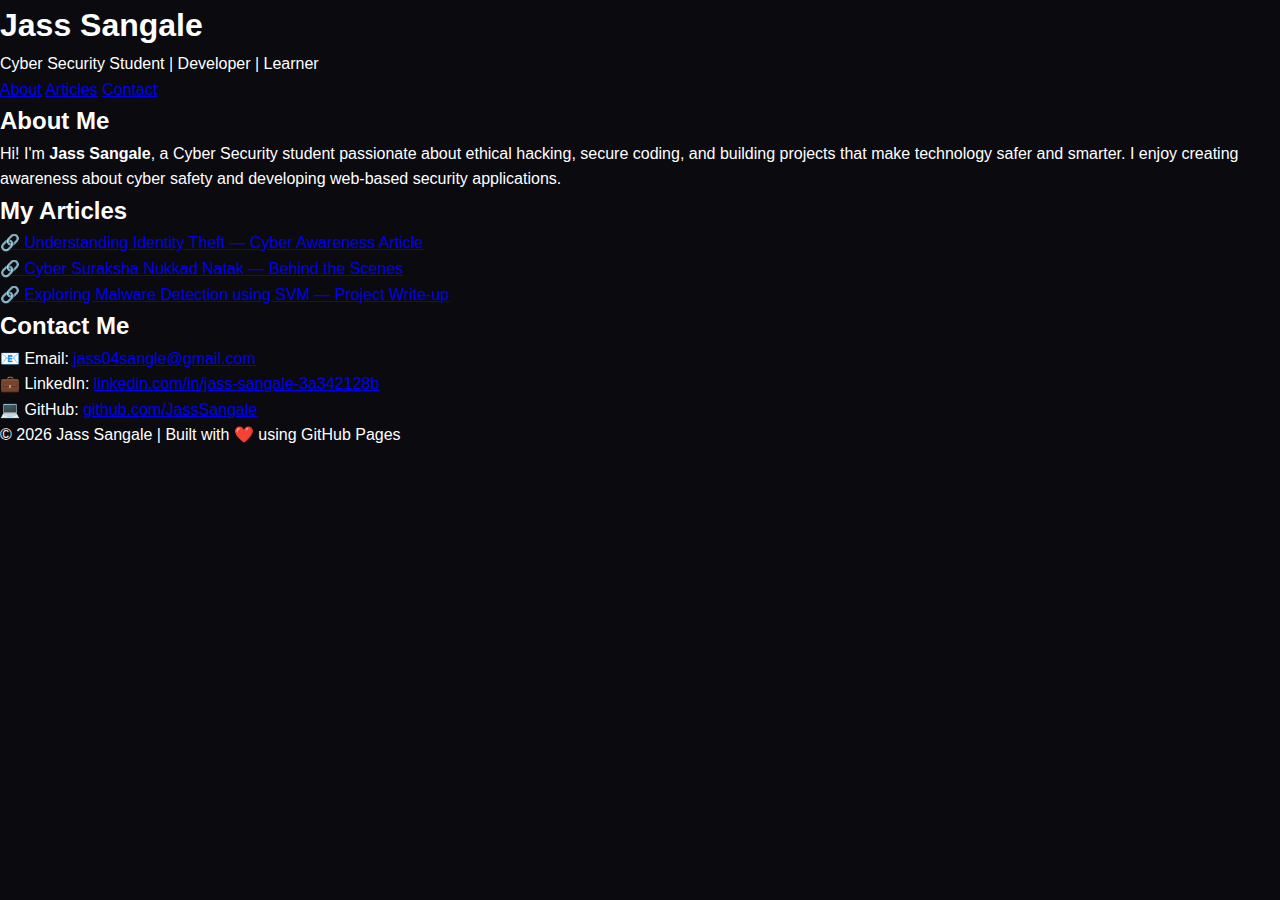
<file: index.html>
<!DOCTYPE html>
<html lang="en">
<head>
  <meta charset="UTF-8">
  <meta name="viewport" content="width=device-width, initial-scale=1.0">
  <title>Jass Sangale | Portfolio</title>
  <link rel="stylesheet" href="styles.css">
</head>
<body>
  <header>
    <h1>Jass Sangale</h1>
    <p>Cyber Security Student | Developer | Learner</p>
    <nav>
      <a href="#about">About</a>
      <a href="#articles">Articles</a>
      <a href="#contact">Contact</a>
    </nav>
  </header>

  <section id="about">
    <h2>About Me</h2>
    <p>
      Hi! I'm <strong>Jass Sangale</strong>, a Cyber Security student passionate about ethical hacking,
      secure coding, and building projects that make technology safer and smarter. 
      I enjoy creating awareness about cyber safety and developing web-based security applications.
    </p>
  </section>

  <section id="articles">
    <h2>My Articles</h2>
    <ul>
      <li><a href="https://github.com/JassSangale/article-1" target="_blank">🔗 Understanding Identity Theft — Cyber Awareness Article</a></li>
      <li><a href="https://github.com/JassSangale/article-2" target="_blank">🔗 Cyber Suraksha Nukkad Natak — Behind the Scenes</a></li>
      <li><a href="https://github.com/JassSangale/article-3" target="_blank">🔗 Exploring Malware Detection using SVM — Project Write-up</a></li>
    </ul>
  </section>

  <section id="contact">
    <h2>Contact Me</h2>
    <p>📧 Email: <a href="mailto:jass04sangle@gmail.com">jass04sangle@gmail.com</a></p>
    <p>💼 LinkedIn: <a href="https://in.linkedin.com/in/jass-sangale-3a342128b" target="_blank">linkedin.com/in/jass-sangale-3a342128b</a></p>
    <p>💻 GitHub: <a href="https://github.com/JassSangale" target="_blank">github.com/JassSangale</a></p>
  </section>

  <footer>
    <p>© <span id="year"></span> Jass Sangale | Built with ❤️ using GitHub Pages</p>
  </footer>

  <script>
    document.getElementById("year").textContent = new Date().getFullYear();
  </script>
</body>
</html>
</file>
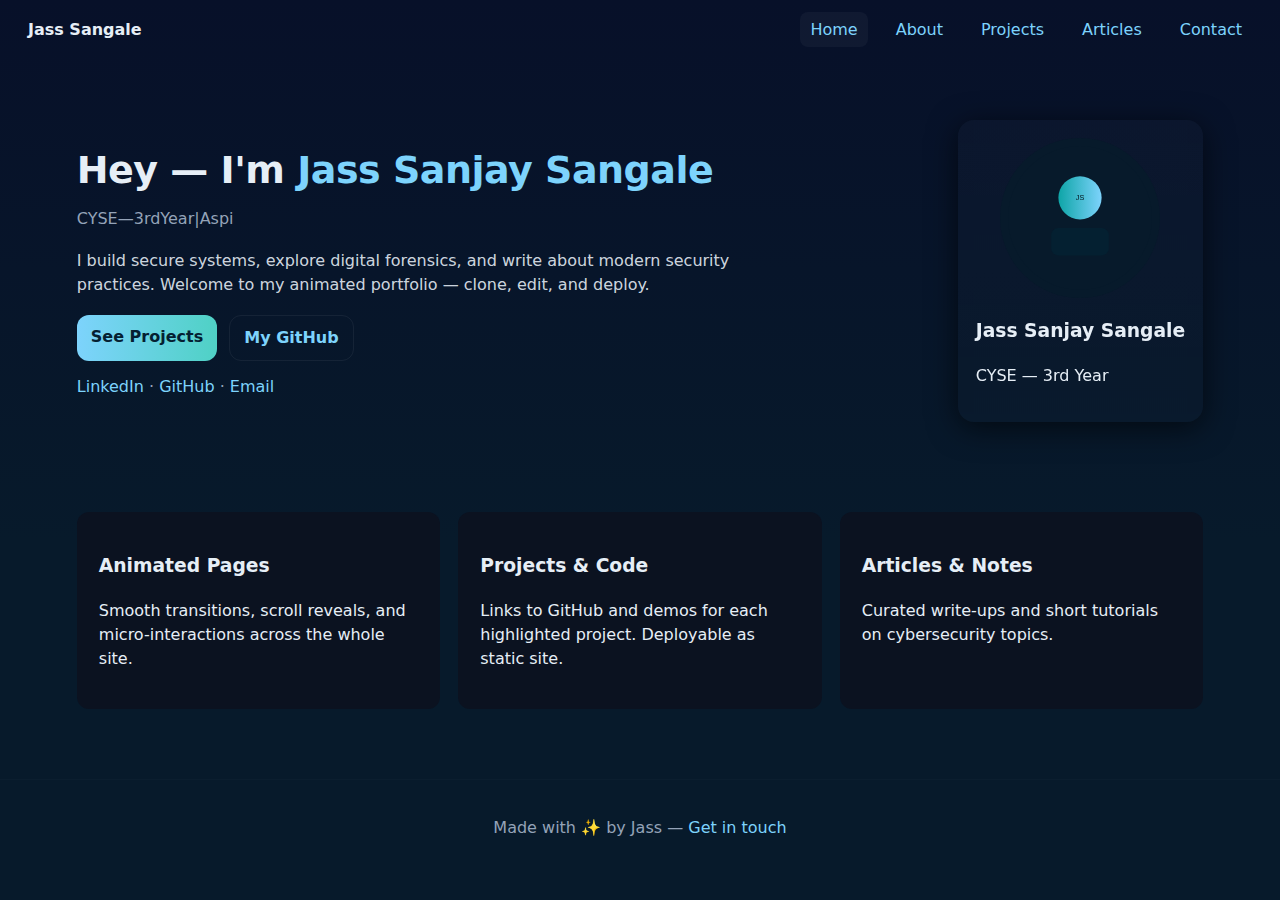
<file: Jazz/index.html>
<!doctype html>
<html lang="en">
<head>
<meta charset="utf-8" />
<meta name="viewport" content="width=device-width,initial-scale=1" />
<title>Jass Sangale — Portfolio</title>
<link rel="icon" href="assets/favicon.svg">
<link rel="stylesheet" href="styles.css">
</head>
<body>
<nav class="nav">
  <div class="brand" onclick="goHome()">Jass Sangale</div>
  <ul class="nav-links">
    <li><a href="index.html">Home</a></li>
    <li><a href="about.html">About</a></li>
    <li><a href="projects.html">Projects</a></li>
    <li><a href="articles.html">Articles</a></li>
    <li><a href="contact.html">Contact</a></li>
  </ul>
  <button class="menu-btn" onclick="toggleMenu()">☰</button>
</nav>

<header class="hero">
  <div class="hero-left">
    <h1 class="title">Hey — I'm <span class="accent">Jass Sanjay Sangale</span></h1>
    <p class="subtitle">CYSE — 3rd Year | Aspiring Cybersecurity Engineer</p>
    <p class="lead">I build secure systems, explore digital forensics, and write about modern security practices. Welcome to my animated portfolio — clone, edit, and deploy.</p>
    <div class="cta-row">
      <a class="btn" href="projects.html">See Projects</a>
      <a class="btn ghost" href="https://github.com/JassSangale" target="_blank" rel="noopener">My GitHub</a>
    </div>
    <div class="socials">
      <a href="https://in.linkedin.com/in/jass-sangale-3a342128b" target="_blank">LinkedIn</a> ·
      <a href="https://github.com/JassSangale" target="_blank">GitHub</a> ·
      <a href="mailto:jass.18162@sakec.ac.in">Email</a>
    </div>
  </div>
  <div class="hero-right">
    <div class="card floating">
      <!-- SVG avatar -->
      <img src="assets/avatar.svg" alt="Jass avatar" class="avatar">
      <div class="card-info">
        <h3>Jass Sanjay Sangale</h3>
        <p>CYSE — 3rd Year</p>
      </div>
    </div>
  </div>
</header>

<section class="features">
  <article class="feature">
    <h3>Animated Pages</h3>
    <p>Smooth transitions, scroll reveals, and micro-interactions across the whole site.</p>
  </article>
  <article class="feature">
    <h3>Projects & Code</h3>
    <p>Links to GitHub and demos for each highlighted project. Deployable as static site.</p>
  </article>
  <article class="feature">
    <h3>Articles & Notes</h3>
    <p>Curated write-ups and short tutorials on cybersecurity topics.</p>
  </article>
</section>

<footer class="site-footer">
  <p>Made with ✨ by Jass — <a href="contact.html">Get in touch</a></p>
</footer>

<script src="script.js"></script>
</body>
</html>
</file>
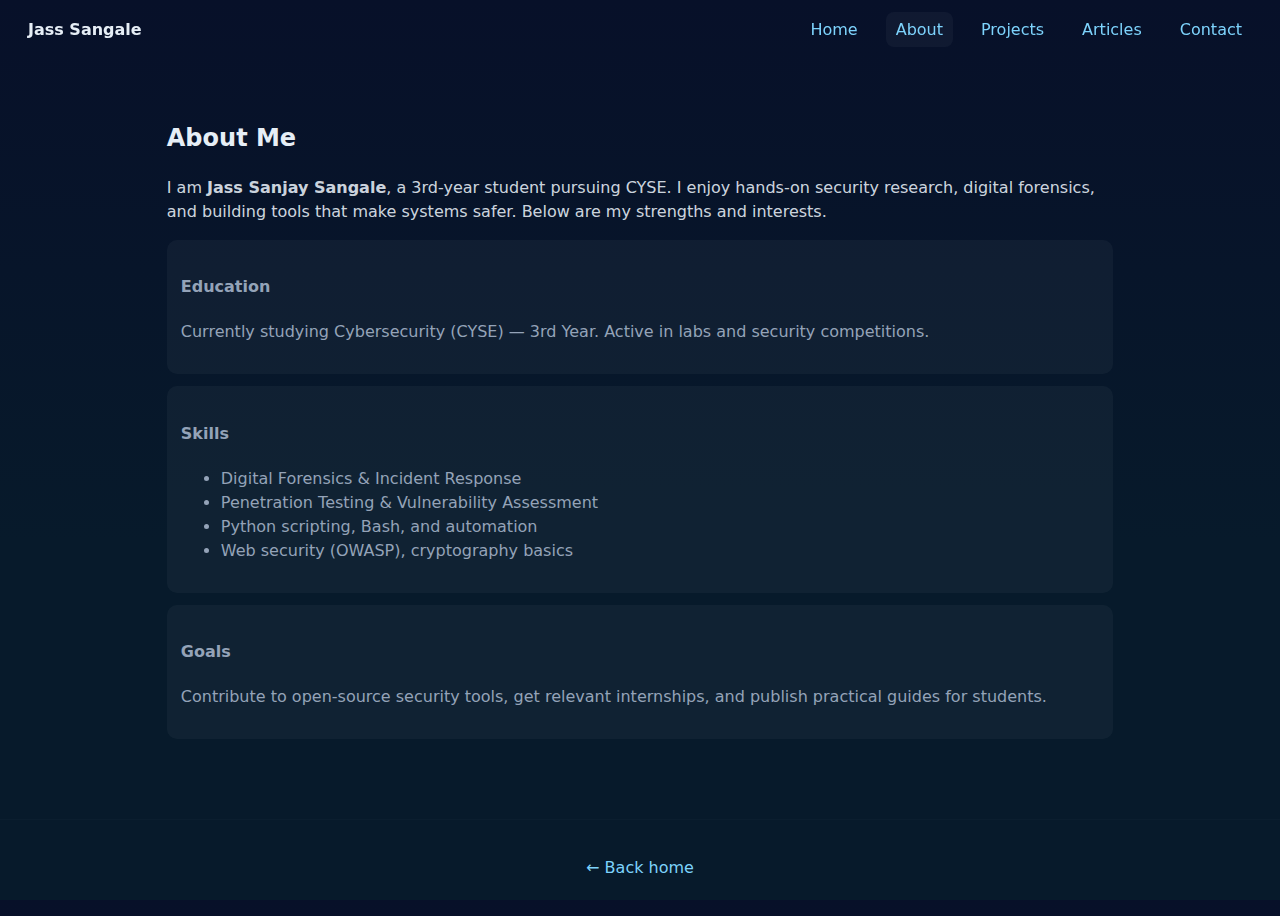
<file: Jazz/about.html>
<!doctype html>
<html lang="en">
<head>
<meta charset="utf-8" />
<meta name="viewport" content="width=device-width,initial-scale=1" />
<title>About — Jass Sangale</title>
<link rel="stylesheet" href="styles.css">
</head>
<body class="fade-in">
<nav class="nav">
  <div class="brand" onclick="goHome()">Jass Sangale</div>
  <ul class="nav-links">
    <li><a href="index.html">Home</a></li>
    <li><a href="about.html" class="active">About</a></li>
    <li><a href="projects.html">Projects</a></li>
    <li><a href="articles.html">Articles</a></li>
    <li><a href="contact.html">Contact</a></li>
  </ul>
</nav>

<main class="container">
  <h2>About Me</h2>
  <p class="lead">I am <strong>Jass Sanjay Sangale</strong>, a 3rd-year student pursuing CYSE. I enjoy hands-on security research, digital forensics, and building tools that make systems safer. Below are my strengths and interests.</p>

  <section class="timeline">
    <div class="timeline-item">
      <h4>Education</h4>
      <p>Currently studying Cybersecurity (CYSE) — 3rd Year. Active in labs and security competitions.</p>
    </div>
    <div class="timeline-item">
      <h4>Skills</h4>
      <ul>
        <li>Digital Forensics & Incident Response</li>
        <li>Penetration Testing & Vulnerability Assessment</li>
        <li>Python scripting, Bash, and automation</li>
        <li>Web security (OWASP), cryptography basics</li>
      </ul>
    </div>
    <div class="timeline-item">
      <h4>Goals</h4>
      <p>Contribute to open-source security tools, get relevant internships, and publish practical guides for students.</p>
    </div>
  </section>
</main>

<footer class="site-footer">
  <p><a href="index.html">← Back home</a></p>
</footer>

<script src="script.js"></script>
</body>
</html>
</file>
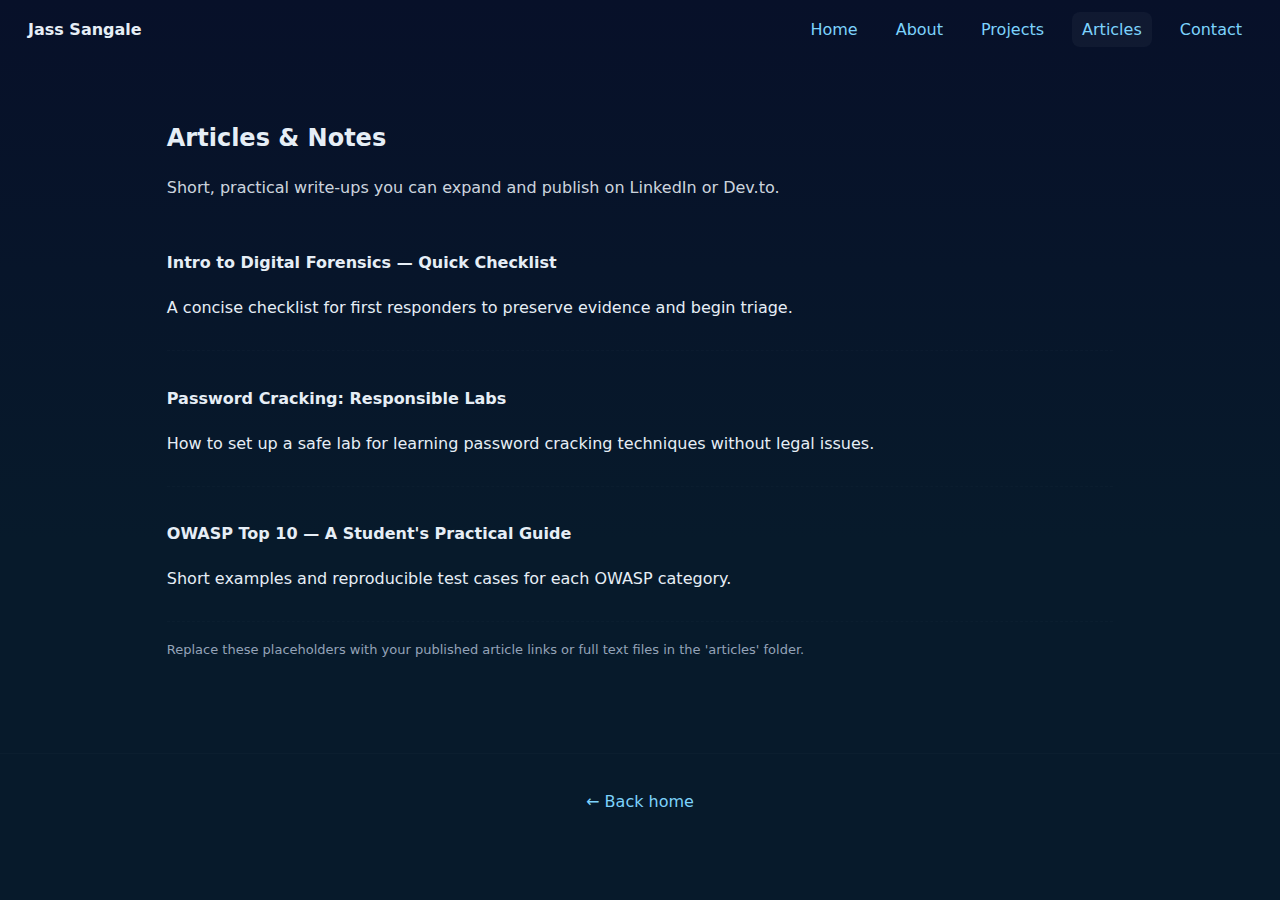
<file: Jazz/articles.html>
<!doctype html>
<html lang="en">
<head>
<meta charset="utf-8" />
<meta name="viewport" content="width=device-width,initial-scale=1" />
<title>Articles — Jass Sangale</title>
<link rel="stylesheet" href="styles.css">
</head>
<body class="fade-in">
<nav class="nav">
  <div class="brand" onclick="goHome()">Jass Sangale</div>
  <ul class="nav-links">
    <li><a href="index.html">Home</a></li>
    <li><a href="about.html">About</a></li>
    <li><a href="projects.html">Projects</a></li>
    <li><a href="articles.html" class="active">Articles</a></li>
    <li><a href="contact.html">Contact</a></li>
  </ul>
</nav>

<main class="container">
  <h2>Articles & Notes</h2>
  <p class="lead">Short, practical write-ups you can expand and publish on LinkedIn or Dev.to.</p>

  <ul class="articles-list">
    <li>
      <h4>Intro to Digital Forensics — Quick Checklist</h4>
      <p>A concise checklist for first responders to preserve evidence and begin triage.</p>
    </li>
    <li>
      <h4>Password Cracking: Responsible Labs</h4>
      <p>How to set up a safe lab for learning password cracking techniques without legal issues.</p>
    </li>
    <li>
      <h4>OWASP Top 10 — A Student's Practical Guide</h4>
      <p>Short examples and reproducible test cases for each OWASP category.</p>
    </li>
  </ul>

  <p class="note">Replace these placeholders with your published article links or full text files in the 'articles' folder.</p>
</main>

<footer class="site-footer">
  <p><a href="index.html">← Back home</a></p>
</footer>
<script src="script.js"></script>
</body>
</html>
</file>
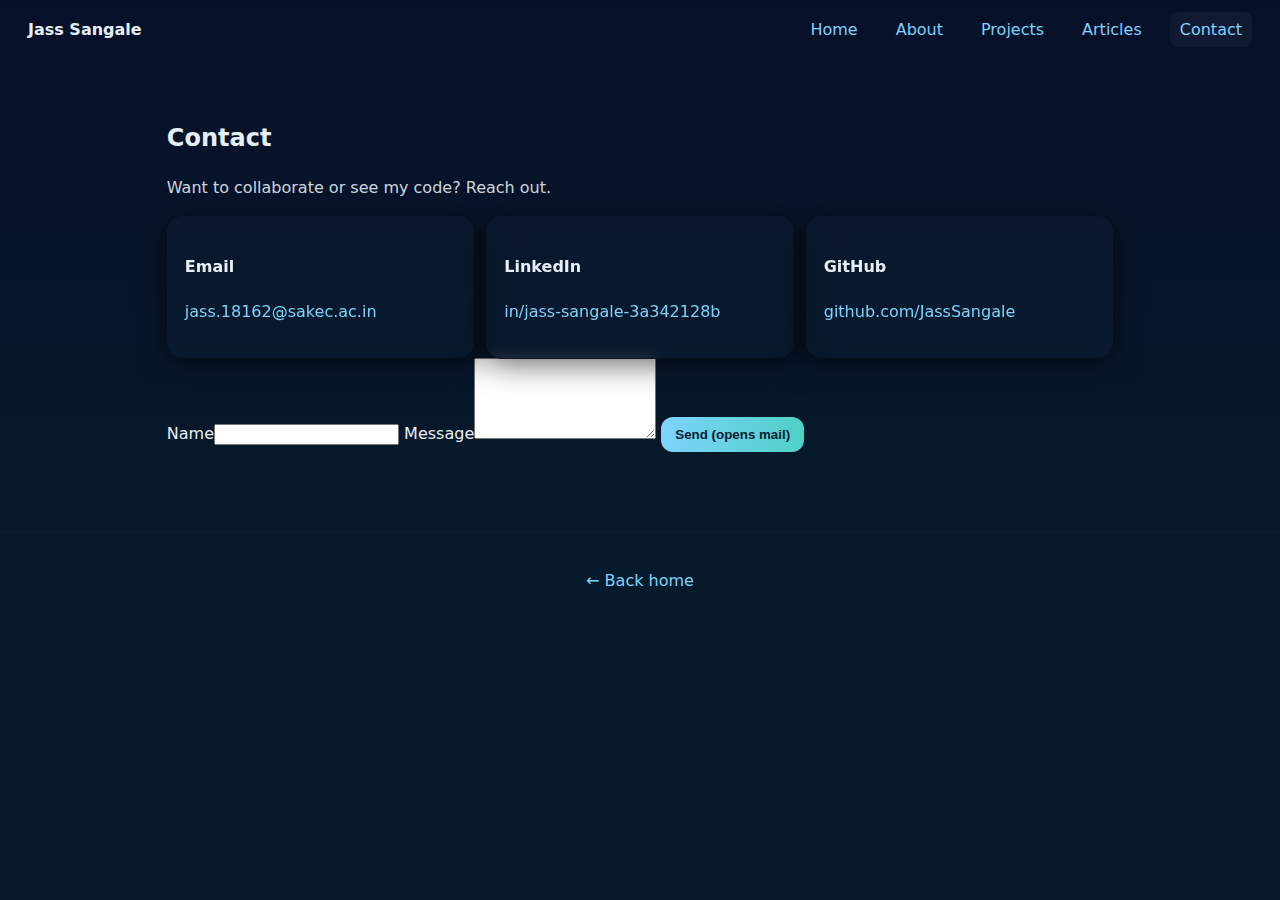
<file: Jazz/contact.html>
<!doctype html>
<html lang="en">
<head>
<meta charset="utf-8" />
<meta name="viewport" content="width=device-width,initial-scale=1" />
<title>Contact — Jass Sangale</title>
<link rel="stylesheet" href="styles.css">
</head>
<body class="fade-in">
<nav class="nav">
  <div class="brand" onclick="goHome()">Jass Sangale</div>
  <ul class="nav-links">
    <li><a href="index.html">Home</a></li>
    <li><a href="about.html">About</a></li>
    <li><a href="projects.html">Projects</a></li>
    <li><a href="articles.html">Articles</a></li>
    <li><a href="contact.html" class="active">Contact</a></li>
  </ul>
</nav>

<main class="container">
  <h2>Contact</h2>
  <p class="lead">Want to collaborate or see my code? Reach out.</p>
  <div class="contact-cards">
    <div class="card small">
      <h4>Email</h4>
      <p><a href="mailto:jass.18162@sakec.ac.in">jass.18162@sakec.ac.in</a></p>
    </div>
    <div class="card small">
      <h4>LinkedIn</h4>
      <p><a href="https://in.linkedin.com/in/jass-sangale-3a342128b" target="_blank">in/jass-sangale-3a342128b</a></p>
    </div>
    <div class="card small">
      <h4>GitHub</h4>
      <p><a href="https://github.com/JassSangale" target="_blank">github.com/JassSangale</a></p>
    </div>
  </div>

  <form class="contact-form" onsubmit="sendMail(event)">
    <label>Name<input type="text" id="name" required></label>
    <label>Message<textarea id="message" rows="5" required></textarea></label>
    <button class="btn" type="submit">Send (opens mail)</button>
  </form>
</main>

<footer class="site-footer">
  <p><a href="index.html">← Back home</a></p>
</footer>
<script>
function sendMail(e){e.preventDefault();const subj=encodeURIComponent('Portfolio contact from web');const body=encodeURIComponent('Name: '+document.getElementById('name').value+'\n\n'+document.getElementById('message').value);window.location='mailto:jass.18162@sakec.ac.in?subject='+subj+'&body='+body;}
</script>
<script src="script.js"></script>
</body>
</html>
</file>
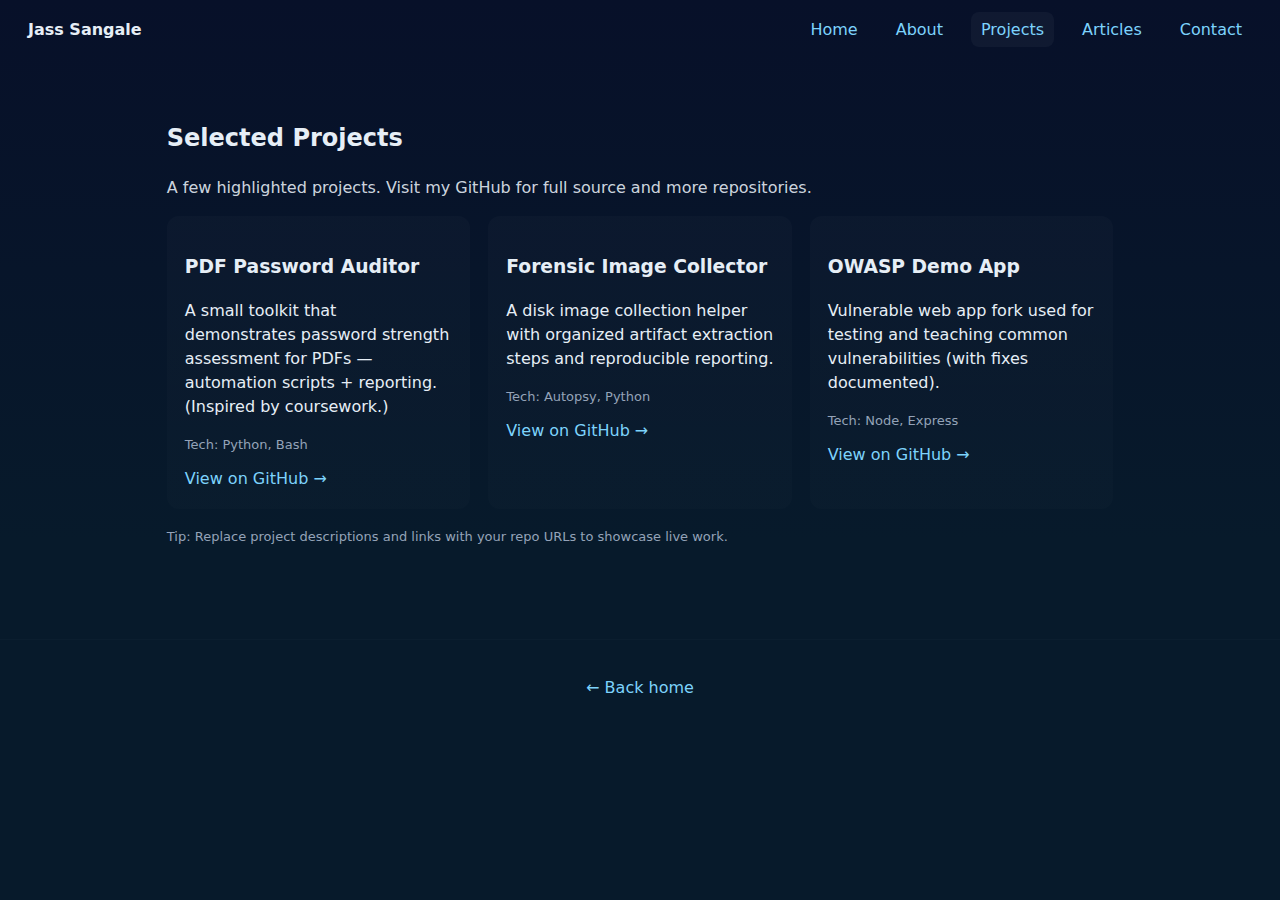
<file: Jazz/projects.html>
<!doctype html>
<html lang="en">
<head>
<meta charset="utf-8" />
<meta name="viewport" content="width=device-width,initial-scale=1" />
<title>Projects — Jass Sangale</title>
<link rel="stylesheet" href="styles.css">
</head>
<body class="fade-in">
<nav class="nav">
  <div class="brand" onclick="goHome()">Jass Sangale</div>
  <ul class="nav-links">
    <li><a href="index.html">Home</a></li>
    <li><a href="about.html">About</a></li>
    <li><a href="projects.html" class="active">Projects</a></li>
    <li><a href="articles.html">Articles</a></li>
    <li><a href="contact.html">Contact</a></li>
  </ul>
</nav>

<main class="container">
  <h2>Selected Projects</h2>
  <p class="lead">A few highlighted projects. Visit my GitHub for full source and more repositories.</p>

  <div class="grid projects-grid">
    <article class="project-card">
      <h3>PDF Password Auditor</h3>
      <p>A small toolkit that demonstrates password strength assessment for PDFs — automation scripts + reporting. (Inspired by coursework.)</p>
      <div class="meta">Tech: Python, Bash</div>
      <a class="card-link" href="https://github.com/JassSangale" target="_blank">View on GitHub →</a>
    </article>

    <article class="project-card">
      <h3>Forensic Image Collector</h3>
      <p>A disk image collection helper with organized artifact extraction steps and reproducible reporting.</p>
      <div class="meta">Tech: Autopsy, Python</div>
      <a class="card-link" href="https://github.com/JassSangale" target="_blank">View on GitHub →</a>
    </article>

    <article class="project-card">
      <h3>OWASP Demo App</h3>
      <p>Vulnerable web app fork used for testing and teaching common vulnerabilities (with fixes documented).</p>
      <div class="meta">Tech: Node, Express</div>
      <a class="card-link" href="https://github.com/JassSangale" target="_blank">View on GitHub →</a>
    </article>
  </div>

  <p class="note">Tip: Replace project descriptions and links with your repo URLs to showcase live work.</p>
</main>

<footer class="site-footer">
  <p><a href="index.html">← Back home</a></p>
</footer>
<script src="script.js"></script>
</body>
</html>
</file>
<file: Jazz/styles.css>
:root{
  --bg:#0f1724; --card:#0b1220; --accent:#7dd3fc; --muted:#94a3b8; --glass:rgba(255,255,255,0.04);
  --radius:14px; --ff:system-ui,Segoe UI,Roboto,'Helvetica Neue',Arial;
}
*{box-sizing:border-box}
html,body{height:100%}
body{margin:0;font-family:var(--ff);background:linear-gradient(180deg,#071029 0%, #071a2b 60%);color:#e6eef6;line-height:1.5;-webkit-font-smoothing:antialiased}
a{color:var(--accent);text-decoration:none}
.nav{display:flex;align-items:center;justify-content:space-between;padding:18px 28px;background:transparent;position:sticky;top:0;z-index:50}
.brand{font-weight:700;cursor:pointer}
.nav-links{display:flex;gap:18px;list-style:none;margin:0;padding:0}
.nav-links a{padding:8px 10px;border-radius:8px}
.nav-links a.active{background:var(--glass)}
.menu-btn{display:none;background:none;border:1px solid rgba(255,255,255,0.04);padding:8px;border-radius:8px;color:inherit}

.hero{display:flex;gap:40px;align-items:center;justify-content:space-between;padding:60px 6vw}
.hero-left{max-width:720px}
.title{font-size:38px;margin:0;letter-spacing:-0.5px}
.accent{color:var(--accent)}
.subtitle{color:var(--muted);margin:8px 0 18px}
.lead{color:rgba(230,238,246,0.9)}
.cta-row{margin-top:18px;display:flex;gap:12px}
.btn{background:linear-gradient(90deg,var(--accent),#4fd1c5);color:#042031;padding:10px 14px;border-radius:12px;font-weight:600;border:none;cursor:pointer}
.btn.ghost{background:transparent;border:1px solid rgba(255,255,255,0.06);color:var(--accent)}
.socials{margin-top:14px;color:var(--muted)}

.card{background:linear-gradient(180deg, rgba(255,255,255,0.02), rgba(255,255,255,0.01));backdrop-filter:blur(6px);padding:18px;border-radius:16px;box-shadow:0 6px 30px rgba(0,0,0,0.6)}
.avatar{width:160px;height:160px;display:block;margin:0 auto;border-radius:50%;background:#071a2b;padding:8px}

.features{display:grid;grid-template-columns:repeat(3,1fr);gap:18px;padding:30px 6vw}
.feature{padding:22px;border-radius:12px;background:var(--card)}

.site-footer{text-align:center;padding:20px 6vw;color:var(--muted);border-top:1px solid rgba(255,255,255,0.02);margin-top:40px}

/* projects grid */
.container{padding:40px 6vw;max-width:1100px;margin:0 auto}
.grid{display:grid;gap:18px}
.projects-grid{grid-template-columns:repeat(auto-fit,minmax(240px,1fr))}
.project-card{padding:18px;border-radius:12px;background:linear-gradient(180deg, rgba(255,255,255,0.02), rgba(255,255,255,0.01));transition:transform .25s ease,box-shadow .25s ease}
.project-card:hover{transform:translateY(-8px);box-shadow:0 10px 40px rgba(7,20,41,0.6)}
.meta{color:var(--muted);font-size:13px;margin-top:8px}
.card-link{display:inline-block;margin-top:12px}

/* articles */
.articles-list{list-style:none;padding:0}
.articles-list li{padding:14px 0;border-bottom:1px dashed rgba(255,255,255,0.02)}

/* contact */
.contact-cards{display:flex;gap:12px;flex-wrap:wrap}
.card.small{flex:1 1 200px;padding:18px}

/* animations */
.floating{animation:float 6s ease-in-out infinite}
@keyframes float{0%{transform:translateY(0)}50%{transform:translateY(-12px)}100%{transform:translateY(0)}}

.fade-in{animation:fade .6s ease both}
@keyframes fade{from{opacity:0;transform:translateY(8px)}to{opacity:1;transform:none}}

/* responsive */
@media(max-width:900px){
  .hero{flex-direction:column;align-items:flex-start}
  .nav-links{display:none}
  .menu-btn{display:block}
  .features{grid-template-columns:1fr}
}
.note{color:var(--muted);margin-top:18px;font-size:13px}
.timeline{display:grid;gap:12px}
.timeline-item{background:var(--glass);padding:14px;border-radius:10px;color:var(--muted)}
</file>
<file: styles.css>
/* ===================================
   CSS Variables & Reset
   =================================== */
:root {
    --primary-color: #00bcd4;
    --secondary-color: #0097a7;
    --accent-color: #00e5ff;
    --dark-bg: #0a0a0f;
    --darker-bg: #050508;
    --card-bg: #1a1a2e;
    --text-primary: #ffffff;
    --text-secondary: #b0b0b0;
    --text-muted: #808080;
    --gradient-primary: linear-gradient(135deg, #00bcd4 0%, #0097a7 100%);
    --gradient-secondary: linear-gradient(135deg, #1a1a2e 0%, #16213e 100%);
    --shadow-sm: 0 2px 8px rgba(0, 188, 212, 0.1);
    --shadow-md: 0 4px 16px rgba(0, 188, 212, 0.15);
    --shadow-lg: 0 8px 32px rgba(0, 188, 212, 0.2);
    --shadow-glow: 0 0 20px rgba(0, 188, 212, 0.3);
    --transition-fast: 0.2s ease;
    --transition-base: 0.3s ease;
    --transition-slow: 0.5s ease;
}

* {
    margin: 0;
    padding: 0;
    box-sizing: border-box;
}

html {
    scroll-behavior: smooth;
    font-size: 16px;
}

body {
    font-family: 'Segoe UI', Tahoma, Geneva, Verdana, sans-serif;
    background-color: var(--dark-bg);
    color: var(--text-primary);
    line-height: 1.6;
    overflow-x: hidden;
}

/* ===================================
   Utility Classes
   =================================== */
.container {
    max-width: 1200px;
    margin: 0 auto;
    padding: 0 2rem;
}

.section-title {
    font-size: 2.5rem;
    text-align: center;
    margin-bottom: 1rem;
    background: var(--gradient-primary);
    -webkit-background-clip: text;
    -webkit-text-fill-color: transparent;
    background-clip: text;
    font-weight: 700;
}

.section-subtitle {
    text-align: center;
    color: var(--text-secondary);
    font-size: 1.1rem;
    margin-bottom: 3rem;
}

/* Reveal Animation */
.reveal {
    opacity: 0;
    transform: translateY(30px);
    transition: opacity 0.6s ease, transform 0.6s ease;
}

.reveal.active {
    opacity: 1;
    transform: translateY(0);
}

/* ===================================
   Navigation Bar
   =================================== */
.navbar {
    position: fixed;
    top: 0;
    left: 0;
    width: 100%;
    background: rgba(10, 10, 15, 0.95);
    backdrop-filter: blur(10px);
    z-index: 1000;
    padding: 1rem 0;
    transition: all var(--transition-base);
    border-bottom: 1px solid rgba(0, 188, 212, 0.1);
}

.navbar.scrolled {
    box-shadow: var(--shadow-md);
    padding: 0.75rem 0;
}

.nav-content {
    display: flex;
    justify-content: space-between;
    align-items: center;
}

.logo a {
    font-size: 1.5rem;
    font-weight: 700;
    color: var(--text-primary);
    text-decoration: none;
    background: var(--gradient-primary);
    -webkit-background-clip: text;
    -webkit-text-fill-color: transparent;
    background-clip: text;
    transition: all var(--transition-base);
}

.logo a:hover {
    filter: brightness(1.2);
}

.nav-links {
    display: flex;
    list-style: none;
    gap: 2rem;
}

.nav-link {
    color: var(--text-secondary);
    text-decoration: none;
    font-weight: 500;
    position: relative;
    transition: color var(--transition-base);
    padding: 0.5rem 0;
}

.nav-link::after {
    content: '';
    position: absolute;
    bottom: 0;
    left: 0;
    width: 0;
    height: 2px;
    background: var(--gradient-primary);
    transition: width var(--transition-base);
}

.nav-link:hover,
.nav-link.active {
    color: var(--primary-color);
}

.nav-link:hover::after,
.nav-link.active::after {
    width: 100%;
}

/* Hamburger Menu */
.hamburger {
    display: none;
    flex-direction: column;
    cursor: pointer;
    gap: 5px;
}

.hamburger span {
    width: 25px;
    height: 3px;
    background: var(--primary-color);
    transition: all var(--transition-base);
    border-radius: 3px;
}

.hamburger.active span:nth-child(1) {
    transform: rotate(45deg) translate(8px, 8px);
}

.hamburger.active span:nth-child(2) {
    opacity: 0;
}

.hamburger.active span:nth-child(3) {
    transform: rotate(-45deg) translate(7px, -7px);
}

/* ===================================
   Hero Section
   =================================== */
.hero {
    min-height: 100vh;
    display: flex;
    align-items: center;
    justify-content: center;
    position: relative;
    overflow: hidden;
    background: var(--gradient-secondary);
}

.hero-overlay {
    position: absolute;
    top: 0;
    left: 0;
    width: 100%;
    height: 100%;
    background: 
        radial-gradient(circle at 20% 50%, rgba(0, 188, 212, 0.15) 0%, transparent 50%),
        radial-gradient(circle at 80% 80%, rgba(0, 151, 167, 0.15) 0%, transparent 50%);
    pointer-events: none;
}

.hero-content {
    text-align: center;
    z-index: 1;
    padding: 2rem;
}

.hero-title {
    font-size: 3.5rem;
    font-weight: 700;
    margin-bottom: 1.5rem;
    animation: fadeInUp 0.8s ease;
}

.typing-container {
    display: flex;
    align-items: center;
    justify-content: center;
    gap: 0.25rem;
    min-height: 3rem;
    margin-bottom: 1.5rem;
}

.typing-text {
    font-size: 1.5rem;
    color: var(--primary-color);
    font-weight: 500;
    white-space: nowrap;
    overflow: hidden;
}

.cursor {
    font-size: 1.5rem;
    color: var(--primary-color);
    animation: blink 0.7s infinite;
    font-weight: 300;
}

@keyframes blink {
    0%, 50% { opacity: 1; }
    51%, 100% { opacity: 0; }
}

.hero-subtitle {
    font-size: 1.2rem;
    color: var(--text-secondary);
    margin-bottom: 2rem;
    animation: fadeInUp 1s ease;
}

.cta-button {
    display: inline-flex;
    align-items: center;
    gap: 0.5rem;
    padding: 1rem 2.5rem;
    background: var(--gradient-primary);
    color: var(--text-primary);
    text-decoration: none;
    border-radius: 50px;
    font-weight: 600;
    font-size: 1.1rem;
    transition: all var(--transition-base);
    box-shadow: var(--shadow-md);
    animation: fadeInUp 1.2s ease;
}

.cta-button:hover {
    transform: translateY(-3px);
    box-shadow: var(--shadow-glow);
}

.cta-button i {
    transition: transform var(--transition-base);
}

.cta-button:hover i {
    transform: translateY(5px);
}

/* Scroll Indicator */
.scroll-indicator {
    position: absolute;
    bottom: 2rem;
    left: 50%;
    transform: translateX(-50%);
    animation: float 2s ease-in-out infinite;
}

.mouse {
    width: 28px;
    height: 45px;
    border: 2px solid var(--primary-color);
    border-radius: 15px;
    position: relative;
}

.wheel {
    width: 4px;
    height: 8px;
    background: var(--primary-color);
    border-radius: 2px;
    position: absolute;
    top: 8px;
    left: 50%;
    transform: translateX(-50%);
    animation: scroll 1.5s ease-in-out infinite;
}

@keyframes float {
    0%, 100% { transform: translate(-50%, 0); }
    50% { transform: translate(-50%, 10px); }
}

@keyframes scroll {
    0% { opacity: 1; transform: translate(-50%, 0); }
    100% { opacity: 0; transform: translate(-50%, 15px); }
}

@keyframes fadeInUp {
    from {
        opacity: 0;
        transform: translateY(30px);
    }
    to {
        opacity: 1;
        transform: translateY(0);
    }
}

/* ===================================
   About Section
   =================================== */
.about {
    padding: 6rem 0;
    background: var(--darker-bg);
}

.about-content {
    display: grid;
    grid-template-columns: 1fr 1.5fr;
    gap: 4rem;
    align-items: center;
    margin-top: 3rem;
}

.about-image {
    position: relative;
}

.image-wrapper {
    position: relative;
    border-radius: 20px;
    overflow: hidden;
}

.image-wrapper img {
    width: 100%;
    height: auto;
    display: block;
    border-radius: 20px;
    transition: transform var(--transition-slow);
}

.image-wrapper:hover img {
    transform: scale(1.05);
}

.image-border {
    position: absolute;
    top: 20px;
    left: 20px;
    width: 100%;
    height: 100%;
    border: 3px solid var(--primary-color);
    border-radius: 20px;
    z-index: -1;
    transition: all var(--transition-base);
}

.image-wrapper:hover .image-border {
    top: 10px;
    left: 10px;
}

.about-text h3 {
    font-size: 2rem;
    margin-bottom: 1.5rem;
    color: var(--primary-color);
}

.about-text p {
    color: var(--text-secondary);
    margin-bottom: 1rem;
    font-size: 1.1rem;
    line-height: 1.8;
}

.skills-grid {
    display: grid;
    grid-template-columns: repeat(2, 1fr);
    gap: 1.5rem;
    margin-top: 2rem;
}

.skill-item {
    display: flex;
    align-items: center;
    gap: 1rem;
    padding: 1rem;
    background: var(--card-bg);
    border-radius: 12px;
    transition: all var(--transition-base);
    border: 1px solid rgba(0, 188, 212, 0.1);
}

.skill-item:hover {
    transform: translateY(-5px);
    box-shadow: var(--shadow-md);
    border-color: var(--primary-color);
}

.skill-item i {
    font-size: 2rem;
    color: var(--primary-color);
}

.skill-item span {
    font-size: 1rem;
    font-weight: 500;
}

/* ===================================
   Articles Section
   =================================== */
.articles {
    padding: 6rem 0;
    background: var(--dark-bg);
}

.articles-grid {
    display: grid;
    grid-template-columns: repeat(auto-fit, minmax(300px, 1fr));
    gap: 2rem;
    margin-bottom: 3rem;
}

.article-card {
    background: var(--card-bg);
    padding: 2.5rem;
    border-radius: 16px;
    transition: all var(--transition-base);
    border: 1px solid rgba(0, 188, 212, 0.1);
    position: relative;
    overflow: hidden;
}

.article-card::before {
    content: '';
    position: absolute;
    top: 0;
    left: 0;
    width: 100%;
    height: 4px;
    background: var(--gradient-primary);
    transform: scaleX(0);
    transition: transform var(--transition-base);
}

.article-card:hover {
    transform: translateY(-10px);
    box-shadow: var(--shadow-lg);
    border-color: var(--primary-color);
}

.article-card:hover::before {
    transform: scaleX(1);
}

.article-icon {
    width: 70px;
    height: 70px;
    background: var(--gradient-primary);
    border-radius: 14px;
    display: flex;
    align-items: center;
    justify-content: center;
    margin-bottom: 1.5rem;
    transition: transform var(--transition-base);
}

.article-card:hover .article-icon {
    transform: rotateY(180deg);
}

.article-icon i {
    font-size: 2rem;
    color: var(--text-primary);
}

.article-card h3 {
    font-size: 1.5rem;
    margin-bottom: 1rem;
    color: var(--text-primary);
}

.article-card p {
    color: var(--text-secondary);
    line-height: 1.8;
    margin-bottom: 1.5rem;
}

.article-tags {
    display: flex;
    gap: 0.75rem;
    flex-wrap: wrap;
}

.tag {
    background: rgba(0, 188, 212, 0.1);
    color: var(--primary-color);
    padding: 0.4rem 1rem;
    border-radius: 20px;
    font-size: 0.85rem;
    font-weight: 500;
    border: 1px solid rgba(0, 188, 212, 0.2);
}

.github-link {
    text-align: center;
}

.github-button {
    display: inline-flex;
    align-items: center;
    gap: 0.75rem;
    padding: 1rem 2.5rem;
    background: var(--card-bg);
    color: var(--text-primary);
    text-decoration: none;
    border-radius: 50px;
    font-weight: 600;
    font-size: 1.1rem;
    transition: all var(--transition-base);
    border: 2px solid var(--primary-color);
}

.github-button:hover {
    background: var(--gradient-primary);
    transform: translateY(-3px);
    box-shadow: var(--shadow-glow);
}

.github-button i {
    font-size: 1.5rem;
}

/* ===================================
   Contact Section
   =================================== */
.contact {
    padding: 6rem 0;
    background: var(--darker-bg);
}

.contact-content {
    display: grid;
    grid-template-columns: 1fr 1.5fr;
    gap: 4rem;
    margin-top: 3rem;
}

.contact-info h3 {
    font-size: 1.8rem;
    margin-bottom: 2rem;
    color: var(--primary-color);
}

.contact-item {
    display: flex;
    gap: 1.5rem;
    margin-bottom: 2rem;
    padding: 1.5rem;
    background: var(--card-bg);
    border-radius: 12px;
    transition: all var(--transition-base);
    border: 1px solid rgba(0, 188, 212, 0.1);
}

.contact-item:hover {
    transform: translateX(10px);
    border-color: var(--primary-color);
    box-shadow: var(--shadow-md);
}

.contact-item i {
    font-size: 1.8rem;
    color: var(--primary-color);
    min-width: 30px;
}

.contact-item h4 {
    font-size: 1rem;
    margin-bottom: 0.5rem;
    color: var(--text-primary);
}

.contact-item a {
    color: var(--text-secondary);
    text-decoration: none;
    transition: color var(--transition-base);
}

.contact-item a:hover {
    color: var(--primary-color);
}

.social-links {
    display: flex;
    gap: 1rem;
    margin-top: 2rem;
}

.social-icon {
    width: 50px;
    height: 50px;
    display: flex;
    align-items: center;
    justify-content: center;
    background: var(--card-bg);
    border: 2px solid rgba(0, 188, 212, 0.2);
    border-radius: 12px;
    color: var(--primary-color);
    font-size: 1.3rem;
    transition: all var(--transition-base);
}

.social-icon:hover {
    background: var(--gradient-primary);
    color: var(--text-primary);
    transform: translateY(-5px);
    box-shadow: var(--shadow-glow);
}

/* Contact Form */
.contact-form {
    background: var(--card-bg);
    padding: 2.5rem;
    border-radius: 16px;
    border: 1px solid rgba(0, 188, 212, 0.1);
}

.form-group {
    margin-bottom: 1.5rem;
}

.form-group label {
    display: block;
    margin-bottom: 0.5rem;
    color: var(--text-primary);
    font-weight: 500;
}

.form-group input,
.form-group textarea {
    width: 100%;
    padding: 1rem;
    background: var(--darker-bg);
    border: 2px solid rgba(0, 188, 212, 0.2);
    border-radius: 8px;
    color: var(--text-primary);
    font-size: 1rem;
    font-family: inherit;
    transition: all var(--transition-base);
}

.form-group input:focus,
.form-group textarea:focus {
    outline: none;
    border-color: var(--primary-color);
    box-shadow: 0 0 0 3px rgba(0, 188, 212, 0.1);
}

.form-group textarea {
    resize: vertical;
    min-height: 120px;
}

.error-message {
    display: block;
    color: #ff4444;
    font-size: 0.85rem;
    margin-top: 0.5rem;
    min-height: 1.2rem;
}

.submit-button {
    width: 100%;
    padding: 1rem 2rem;
    background: var(--gradient-primary);
    color: var(--text-primary);
    border: none;
    border-radius: 8px;
    font-size: 1.1rem;
    font-weight: 600;
    cursor: pointer;
    transition: all var(--transition-base);
    display: flex;
    align-items: center;
    justify-content: center;
    gap: 0.75rem;
}

.submit-button:hover {
    transform: translateY(-2px);
    box-shadow: var(--shadow-glow);
}

.submit-button:active {
    transform: translateY(0);
}

.form-message {
    margin-top: 1rem;
    padding: 1rem;
    border-radius: 8px;
    text-align: center;
    font-weight: 500;
    display: none;
}

.form-message.success {
    background: rgba(0, 188, 212, 0.1);
    color: var(--primary-color);
    border: 1px solid var(--primary-color);
    display: block;
}

.form-message.error {
    background: rgba(255, 68, 68, 0.1);
    color: #ff4444;
    border: 1px solid #ff4444;
    display: block;
}

/* ===================================
   Footer
   =================================== */
.footer {
    background: var(--darker-bg);
    padding: 2rem 0;
    text-align: center;
    border-top: 1px solid rgba(0, 188, 212, 0.1);
}

.footer-content p {
    color: var(--text-secondary);
    margin: 0.5rem 0;
}

.footer-content i {
    color: #ff4444;
    animation: heartbeat 1.5s ease-in-out infinite;
}

@keyframes heartbeat {
    0%, 100% { transform: scale(1); }
    25% { transform: scale(1.1); }
}

/* ===================================
   Back to Top Button
   =================================== */
.back-to-top {
    position: fixed;
    bottom: 2rem;
    right: 2rem;
    width: 50px;
    height: 50px;
    background: var(--gradient-primary);
    color: var(--text-primary);
    border: none;
    border-radius: 50%;
    font-size: 1.2rem;
    cursor: pointer;
    opacity: 0;
    visibility: hidden;
    transition: all var(--transition-base);
    box-shadow: var(--shadow-md);
    z-index: 999;
}

.back-to-top.visible {
    opacity: 1;
    visibility: visible;
}

.back-to-top:hover {
    transform: translateY(-5px);
    box-shadow: var(--shadow-glow);
}

/* ===================================
   Responsive Design
   =================================== */
@media (max-width: 968px) {
    .section-title {
        font-size: 2rem;
    }

    .about-content,
    .contact-content {
        grid-template-columns: 1fr;
        gap: 3rem;
    }

    .skills-grid {
        grid-template-columns: 1fr;
    }

    .articles-grid {
        grid-template-columns: 1fr;
    }
}

@media (max-width: 768px) {
    .nav-links {
        position: fixed;
        top: 70px;
        left: -100%;
        width: 100%;
        height: calc(100vh - 70px);
        background: rgba(10, 10, 15, 0.98);
        backdrop-filter: blur(10px);
        flex-direction: column;
        align-items: center;
        justify-content: flex-start;
        padding: 3rem 0;
        transition: left var(--transition-base);
    }

    .nav-links.active {
        left: 0;
    }

    .hamburger {
        display: flex;
    }

    .hero-title {
        font-size: 2.5rem;
    }

    .typing-text {
        font-size: 1.2rem;
    }

    .cursor {
        font-size: 1.2rem;
    }

    .hero-subtitle {
        font-size: 1rem;
    }

    .cta-button {
        font-size: 1rem;
        padding: 0.875rem 2rem;
    }

    .contact-form {
        padding: 1.5rem;
    }
}

@media (max-width: 480px) {
    .container {
        padding: 0 1rem;
    }

    .hero-title {
        font-size: 2rem;
    }

    .typing-text {
        font-size: 1rem;
    }

    .cursor {
        font-size: 1rem;
    }

    .section-title {
        font-size: 1.75rem;
    }

    .about-text h3 {
        font-size: 1.5rem;
    }

    .article-card {
        padding: 1.5rem;
    }

    .back-to-top {
        bottom: 1rem;
        right: 1rem;
        width: 45px;
        height: 45px;
    }
}
</file>
